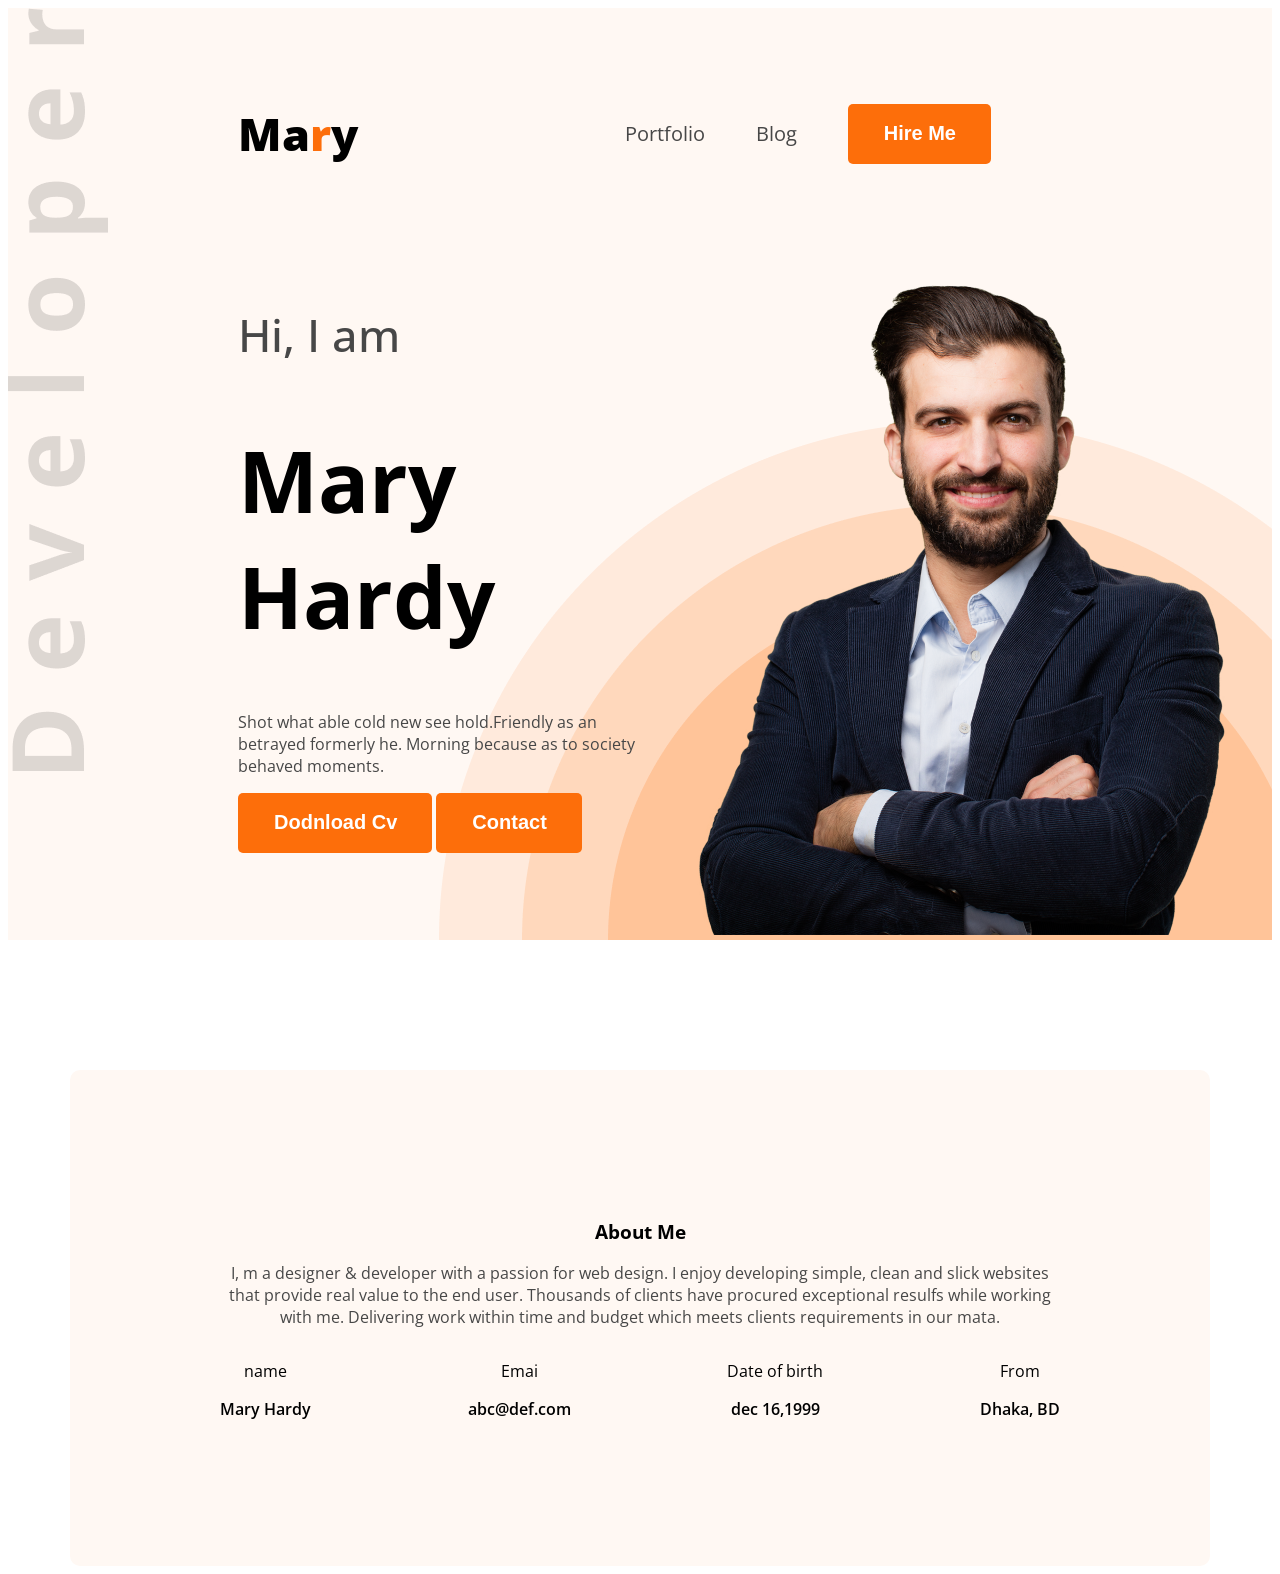
<file: index.html>
<!DOCTYPE html>
<html lang="en">
<head>
    <meta charset="UTF-8">
    <meta name="viewport" content="width=device-width, initial-scale=1.0">
    <title>First website</title>
    <link rel="preconnect" href="https://fonts.googleapis.com">
<link rel="preconnect" href="https://fonts.gstatic.com" crossorigin>
<link href="https://fonts.googleapis.com/css2?family=Open+Sans:ital,wght@0,300..800;1,300..800&display=swap" rel="stylesheet">
    <link rel="stylesheet" href="styles/index.css">
</head>
<body class="open-sans-fornt">
    <header class="header secondary-bg">
        <nav class="navigation">
            <h3 class="title">Ma<span class="title_desired">r</span>y</h3>
            <ul>
                <li><a class="dark2" href="">Portfolio</a></li>
                <li><a class="dark2" href="">Blog</a></li>
                <li><a class="dark2" href=""><button class="primary-button">Hire Me</button></a></li>
            </ul>
        </nav>
        <div class="container">
            <div class="content1">
                <h3 class="greeding dark2">Hi, I am</h3>
                <h1 class="name">Mary Hardy</h1>
                <p class="dark2">Shot what able cold new see hold.Friendly as an betrayed formerly he. Morning because as to society behaved moments.</p>
                <button class="primary-button">Dodnload Cv</button>
                <button class="primary-button">Contact</button>
            </div>
            <div class="image">
                <img height="676" width="584" src="images/hardy.png" alt="">
            </div>
        </div>
    </header>
    <main>
           <section class="about secondary-bg">
                <h3 class="section-title">About Me</h3>
                <p class="section-description dark2">
                    I, m a designer & developer with a passion for web design. I enjoy developing simple, clean and slick websites that provide real value to the end user. Thousands of clients have procured exceptional resulfs while working with me. Delivering work within time and budget which meets clients requirements in our mata.
                </p>
                <div class="about-items">
                        <div class="about-item">
                            <p class="item-title">name</p>
                            <p class="item-description">Mary Hardy</p>
                        </div>
                        <div class="about-item">
                            <p class="item-title">Emai</p>
                            <p class="item-description">abc@def.com</p>
                        </div>
                        <div class="about-item">
                            <p class="item-title">Date of birth</p>
                            <p class="item-description">dec 16,1999</p>
                        </div>
                        <div class="about-item">
                            <p class="item-title">From</p>
                            <p class="item-description">Dhaka, BD</p>
                        </div>
                </div>
           </section>
    </main>
    <footer>

    </footer>
</body>
</html>
</file>
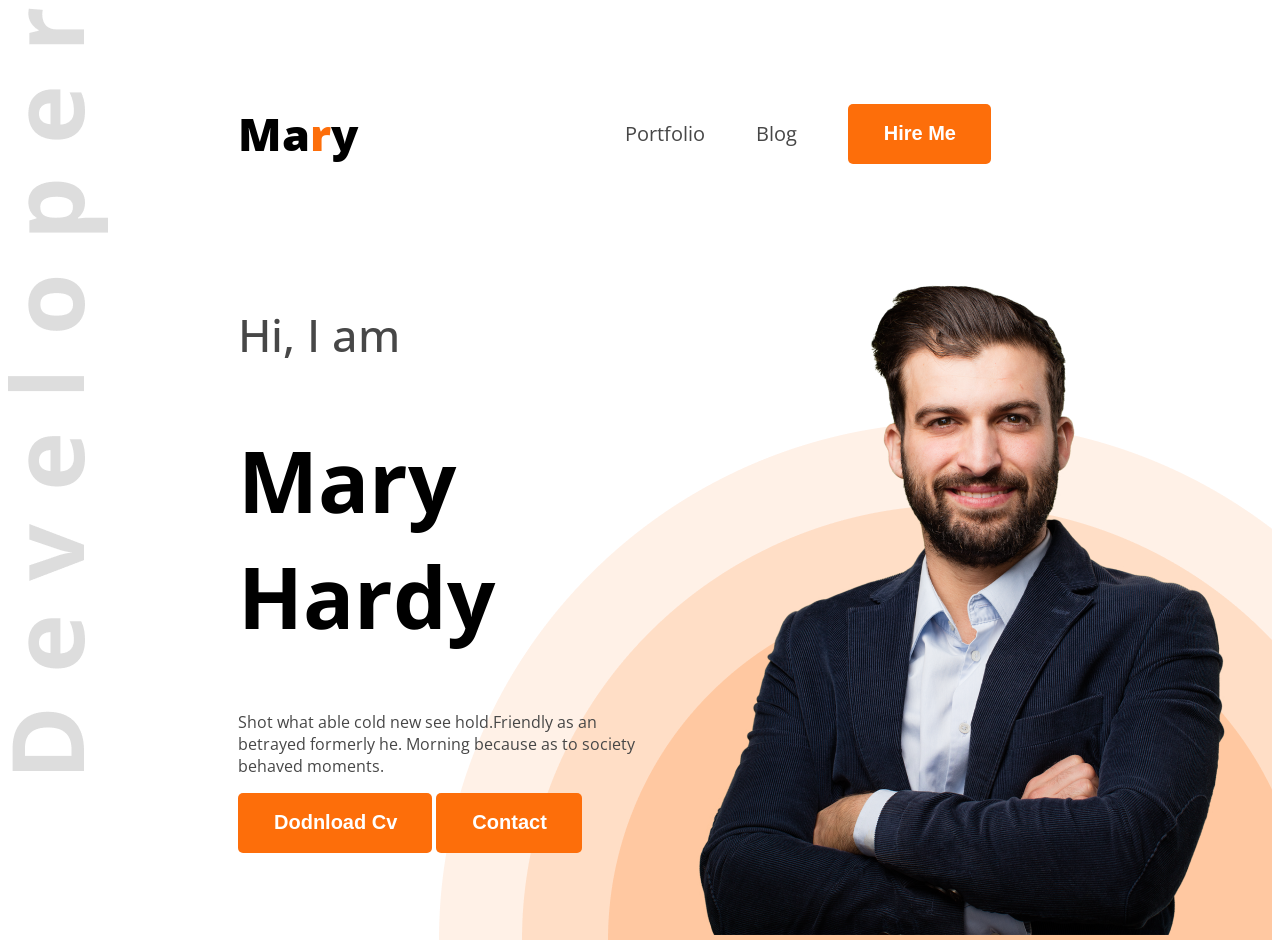
<file: practice.html>
<!DOCTYPE html>
<html lang="en">
<head>
    <meta charset="UTF-8">
    <meta name="viewport" content="width=device-width, initial-scale=1.0">
    <title>Practice website</title>
    <link rel="preconnect" href="https://fonts.googleapis.com">
<link rel="preconnect" href="https://fonts.gstatic.com" crossorigin>
<link href="https://fonts.googleapis.com/css2?family=Open+Sans:ital,wght@0,300..800;1,300..800&display=swap" rel="stylesheet">
    <link rel="stylesheet" href="styles/practice.css">
</head>
<body class="open-sans-fornt">
    <header class="header">
        <nav class="navigation">
            <h3 class="title">Ma<span class="title_desired">r</span>y</h3>
            <ul>
                <li><a class="dark2" href="">Portfolio</a></li>
                <li><a class="dark2" href="">Blog</a></li>
                <li><a class="dark2" href=""><button class="primary-button">Hire Me</button></a></li>
            </ul>
        </nav>
        <div class="container">
            <div class="content1">
                <h3 class="greeding dark2">Hi, I am</h3>
                <h1 class="name">Mary Hardy</h1>
                <p class="dark2">Shot what able cold new see hold.Friendly as an betrayed formerly he. Morning because as to society behaved moments.</p>
                <button class="primary-button">Dodnload Cv</button>
                <button class="primary-button">Contact</button>
            </div>
            <div class="image">
                <img height="676" width="584" src="images/hardy.png" alt="">
            </div>
        </div>
    </header>
    <main>
            
    </main>
    <footer>

    </footer>
</body>
</html>
</file>
<file: styles/index.css>
.open-sans-fornt {
  font-family: "Open Sans", sans-serif;
  font-optical-sizing: auto;
  font-weight: normal;
  font-style: normal;
  font-variation-settings:
    "wdth" 100;
}
.title{
    font-size: 45px;
    font-weight: 800;
}
.dark2{
    color: #474747;
    
}
.title_desired{
    color: #FD6E0A;
}
.navigation{
    display: flex;
}
.primary-button{
    background-color: #FD6E0A;
    font-size: 20px;
    font-weight: 700;
    padding: 18px 35px 19px 36px;
    color: white;
    border-radius: 5px;
    border: none;
}
nav li{
    list-style: none;
    margin-right: 51px;
    font-size: 20px;
}
nav ul{
    display: flex;
    align-items: center;
}
nav li a{
    text-decoration: none;
}
nav{
    align-items: center;
    display: flex;
    justify-content: space-between;
    padding: 50px 230px;
}
.greeding{
    font-weight: 500;
    font-size: 45px;
}
.name{
    font-weight: 700;
    font-size: 85px;

}
.container{
    display: flex;
    justify-content: space-between;
    padding: 0 38px 0 230px;
}
.header{
    background-image: url(../images/developer.png), url(../images/header_bg.png);
    background-repeat: no-repeat;
    background-position: top left, bottom right;

}
.content1{
    width: 585;
}
.secondary-bg{
    background-color: #FFF8F3;
}
/* main Styles */
main{
    max-width: 1140px;
    margin: 0 auto;
}
.about{
    border-radius: 10px;
    padding: 130px 150px;
    text-align: center;
    margin-top: 130px;
}
.item-description{
    font-weight: 600;
}
.about-items{
    display: flex;
    justify-content: space-between;
}
</file>
<file: styles/practice.css>
.open-sans-fornt {
  font-family: "Open Sans", sans-serif;
  font-optical-sizing: auto;
  font-weight: normal;
  font-style: normal;
  font-variation-settings:
    "wdth" 100;
}
.title{
    font-size: 45px;
    font-weight: 800;
}
.dark2{
    color: #474747;
    
}
.title_desired{
    color: #FD6E0A;
}
.navigation{
    display: flex;
}
.primary-button{
    background-color: #FD6E0A;
    font-size: 20px;
    font-weight: 700;
    padding: 18px 35px 19px 36px;
    color: white;
    border-radius: 5px;
    border: none;
}
nav li{
    list-style: none;
    margin-right: 51px;
    font-size: 20px;
}
nav ul{
    display: flex;
    align-items: center;
}
nav li a{
    text-decoration: none;
}
nav{
    align-items: center;
    display: flex;
    justify-content: space-between;
    padding: 50px 230px;
}
.greeding{
    font-weight: 500;
    font-size: 45px;
}
.name{
    font-weight: 700;
    font-size: 85px;

}
.container{
    display: flex;
    justify-content: space-between;
    padding: 0 38px 0 230px;
}
.header{
    background-image: url(../images/developer.png), url(../images/header_bg.png);
    background-repeat: no-repeat;
    background-position: top left, bottom right;

}
.content1{
    width: 585;
}
</file>
